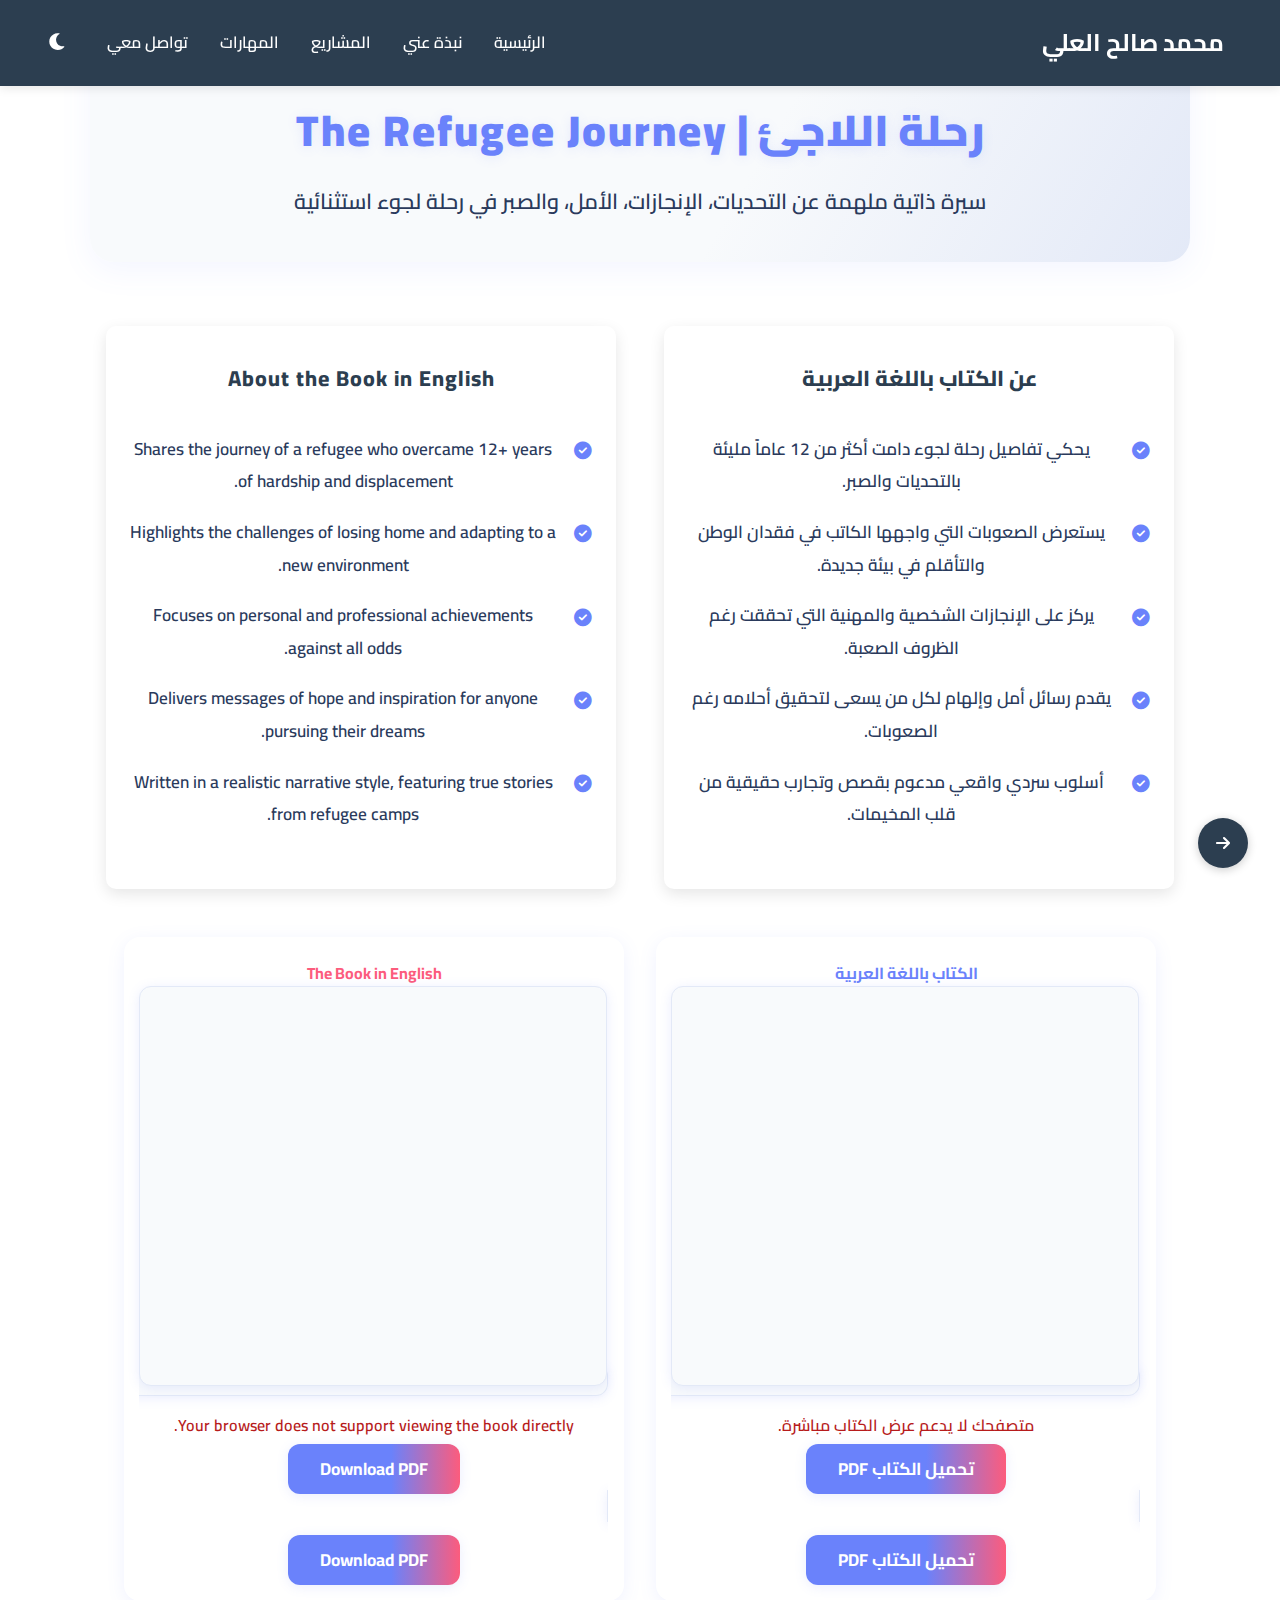
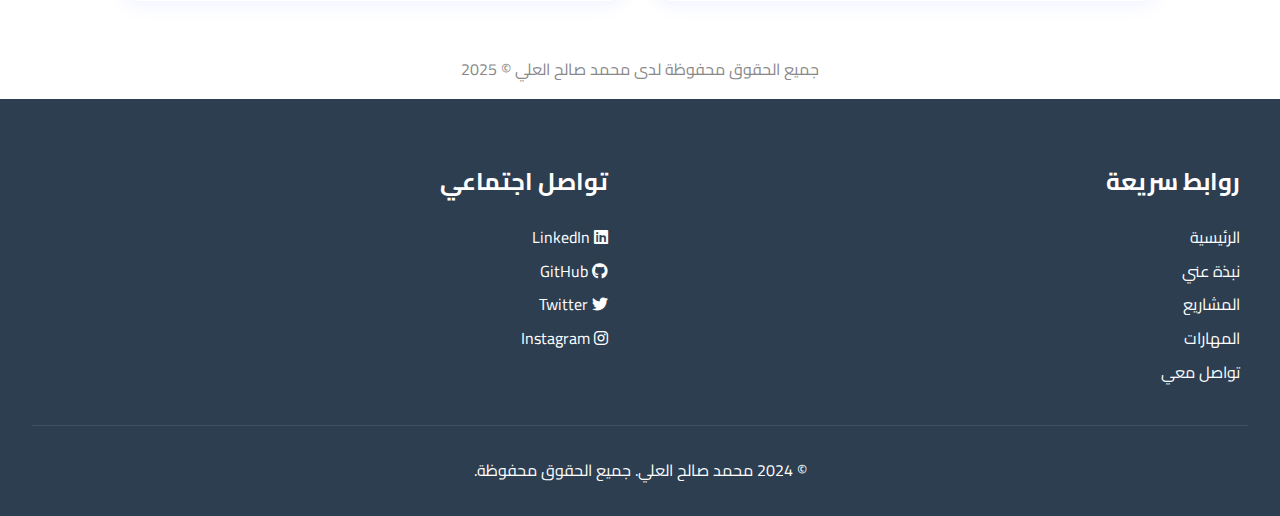
<file: book.html>
<!DOCTYPE html>
<html lang="ar" dir="rtl">
<head>
    <meta charset="UTF-8">
    <meta name="viewport" content="width=device-width, initial-scale=1.0">
    <title>كتابي - محمد صالح العلي</title>
    <link rel="stylesheet" href="css/style.css">
    <link rel="stylesheet" href="css/book.css">
    <link rel="stylesheet" href="https://cdnjs.cloudflare.com/ajax/libs/font-awesome/6.0.0/css/all.min.css">
    <link href="https://fonts.googleapis.com/css2?family=Cairo:wght@400;600;700&display=swap" rel="stylesheet">
</head>
<body class="light-mode">
    <header>
        <nav>
            <div class="logo">محمد صالح العلي</div>
            <button class="mobile-menu-button">
                <i class="fas fa-bars"></i>
            </button>
            <div class="nav-links">
                <a href="index.html" class="nav-link">الرئيسية</a>
                <a href="index.html#about" class="nav-link">نبذة عني</a>
                <a href="index.html#projects" class="nav-link">المشاريع</a>
                <a href="index.html#skills" class="nav-link">المهارات</a>
                <a href="index.html#contact" class="nav-link">تواصل معي</a>
                <button class="theme-toggle">
                    <i class="fas fa-moon"></i>
                </button>
            </div>
        </nav>
    </header>

    <main>
        <section class="book-hero">
            <h1 class="book-title">رحلة اللاجئ | The Refugee Journey</h1>
            <p class="book-subtitle">سيرة ذاتية ملهمة عن التحديات، الإنجازات، الأمل، والصبر في رحلة لجوء استثنائية</p>
        </section>
        <div class="book-intro-grid">
            <div class="book-intro-item">
                <h3>عن الكتاب باللغة العربية</h3>
                <ul class="book-points">
                    <li>يحكي تفاصيل رحلة لجوء دامت أكثر من 12 عاماً مليئة بالتحديات والصبر.</li>
                    <li>يستعرض الصعوبات التي واجهها الكاتب في فقدان الوطن والتأقلم في بيئة جديدة.</li>
                    <li>يركز على الإنجازات الشخصية والمهنية التي تحققت رغم الظروف الصعبة.</li>
                    <li>يقدم رسائل أمل وإلهام لكل من يسعى لتحقيق أحلامه رغم الصعوبات.</li>
                    <li>أسلوب سردي واقعي مدعوم بقصص وتجارب حقيقية من قلب المخيمات.</li>
                </ul>
            </div>
            <div class="book-intro-item">
                <h3>About the Book in English</h3>
                <ul class="book-points">
                    <li>Shares the journey of a refugee who overcame 12+ years of hardship and displacement.</li>
                    <li>Highlights the challenges of losing home and adapting to a new environment.</li>
                    <li>Focuses on personal and professional achievements against all odds.</li>
                    <li>Delivers messages of hope and inspiration for anyone pursuing their dreams.</li>
                    <li>Written in a realistic narrative style, featuring true stories from refugee camps.</li>
                </ul>
            </div>
        </div>
        <div class="book-pdf-flex">
            <div class="book-pdf-col">
                <h4 style="text-align:center;color:#6a82fb;font-weight:700;">الكتاب باللغة العربية</h4>
                <object class="pdf-container" data="pdf/كتابي النسخة النهائية.pdf" type="application/pdf" width="100%" height="600px">
                    <iframe class="pdf-container" src="pdf/كتابي النسخة النهائية.pdf" type="application/pdf" width="100%" height="600px"></iframe>
                    <div class="pdf-fallback" style="text-align:center; margin-top:1.2rem;">
                        <span style="color:#b71c1c; font-size:1rem; font-weight:600;">
                            متصفحك لا يدعم عرض الكتاب مباشرة.<br>
                            <a href="pdf/كتابي النسخة النهائية.pdf" target="_blank" class="download-btn">تحميل الكتاب PDF</a>
                        </span>
                    </div>
                </object>
                <div style="text-align:center; margin-top:0.7rem;">
                    <a href="pdf/كتابي النسخة النهائية.pdf" target="_blank" class="download-btn">تحميل الكتاب PDF</a>
                </div>
            </div>
            <div class="book-pdf-col">
                <h4 style="text-align:center;color:#fc5c7d;font-weight:700;">The Book in English</h4>
                <object class="pdf-container" data="pdf/كتابي بالانجلزي.pdf" type="application/pdf" width="100%" height="600px">
                    <iframe class="pdf-container" src="pdf/كتابي بالانجلزي.pdf" type="application/pdf" width="100%" height="600px"></iframe>
                    <div class="pdf-fallback" style="text-align:center; margin-top:1.2rem;">
                        <span style="color:#b71c1c; font-size:1rem; font-weight:600;">
                            Your browser does not support viewing the book directly.<br>
                            <a href="pdf/كتابي بالانجلزي.pdf" target="_blank" class="download-btn">Download PDF</a>
                        </span>
                    </div>
                </object>
                <div style="text-align:center; margin-top:0.7rem;">
                    <a href="pdf/كتابي بالانجلزي.pdf" target="_blank" class="download-btn">Download PDF</a>
                </div>
            </div>
        </div>
        <div class="book-copyright">
            جميع الحقوق محفوظة لدى محمد صالح العلي &copy; 2025
        </div>
    </main>

    <a href="index.html" class="back-button">
        <i class="fas fa-arrow-right"></i>
    </a>

    <footer>
        <div class="footer-content">
            <div class="footer-section">
                <h3>روابط سريعة</h3>
                <ul>
                    <li><a href="index.html">الرئيسية</a></li>
                    <li><a href="index.html#about">نبذة عني</a></li>
                    <li><a href="index.html#projects">المشاريع</a></li>
                    <li><a href="index.html#skills">المهارات</a></li>
                    <li><a href="index.html#contact">تواصل معي</a></li>
                </ul>
            </div>
            <div class="footer-section">
                <h3>تواصل اجتماعي</h3>
                <ul>
                    <li><a href="#"><i class="fab fa-linkedin"></i> LinkedIn</a></li>
                    <li><a href="#"><i class="fab fa-github"></i> GitHub</a></li>
                    <li><a href="#"><i class="fab fa-twitter"></i> Twitter</a></li>
                    <li><a href="#"><i class="fab fa-instagram"></i> Instagram</a></li>
                </ul>
            </div>
        </div>
        <div class="footer-bottom">
            <p>&copy; 2024 محمد صالح العلي. جميع الحقوق محفوظة.</p>
        </div>
    </footer>

    <script src="js/main.js"></script>
    <script src="js/theme.js"></script>
    <script src="js/book.js"></script>
</body>
</html>
</file>
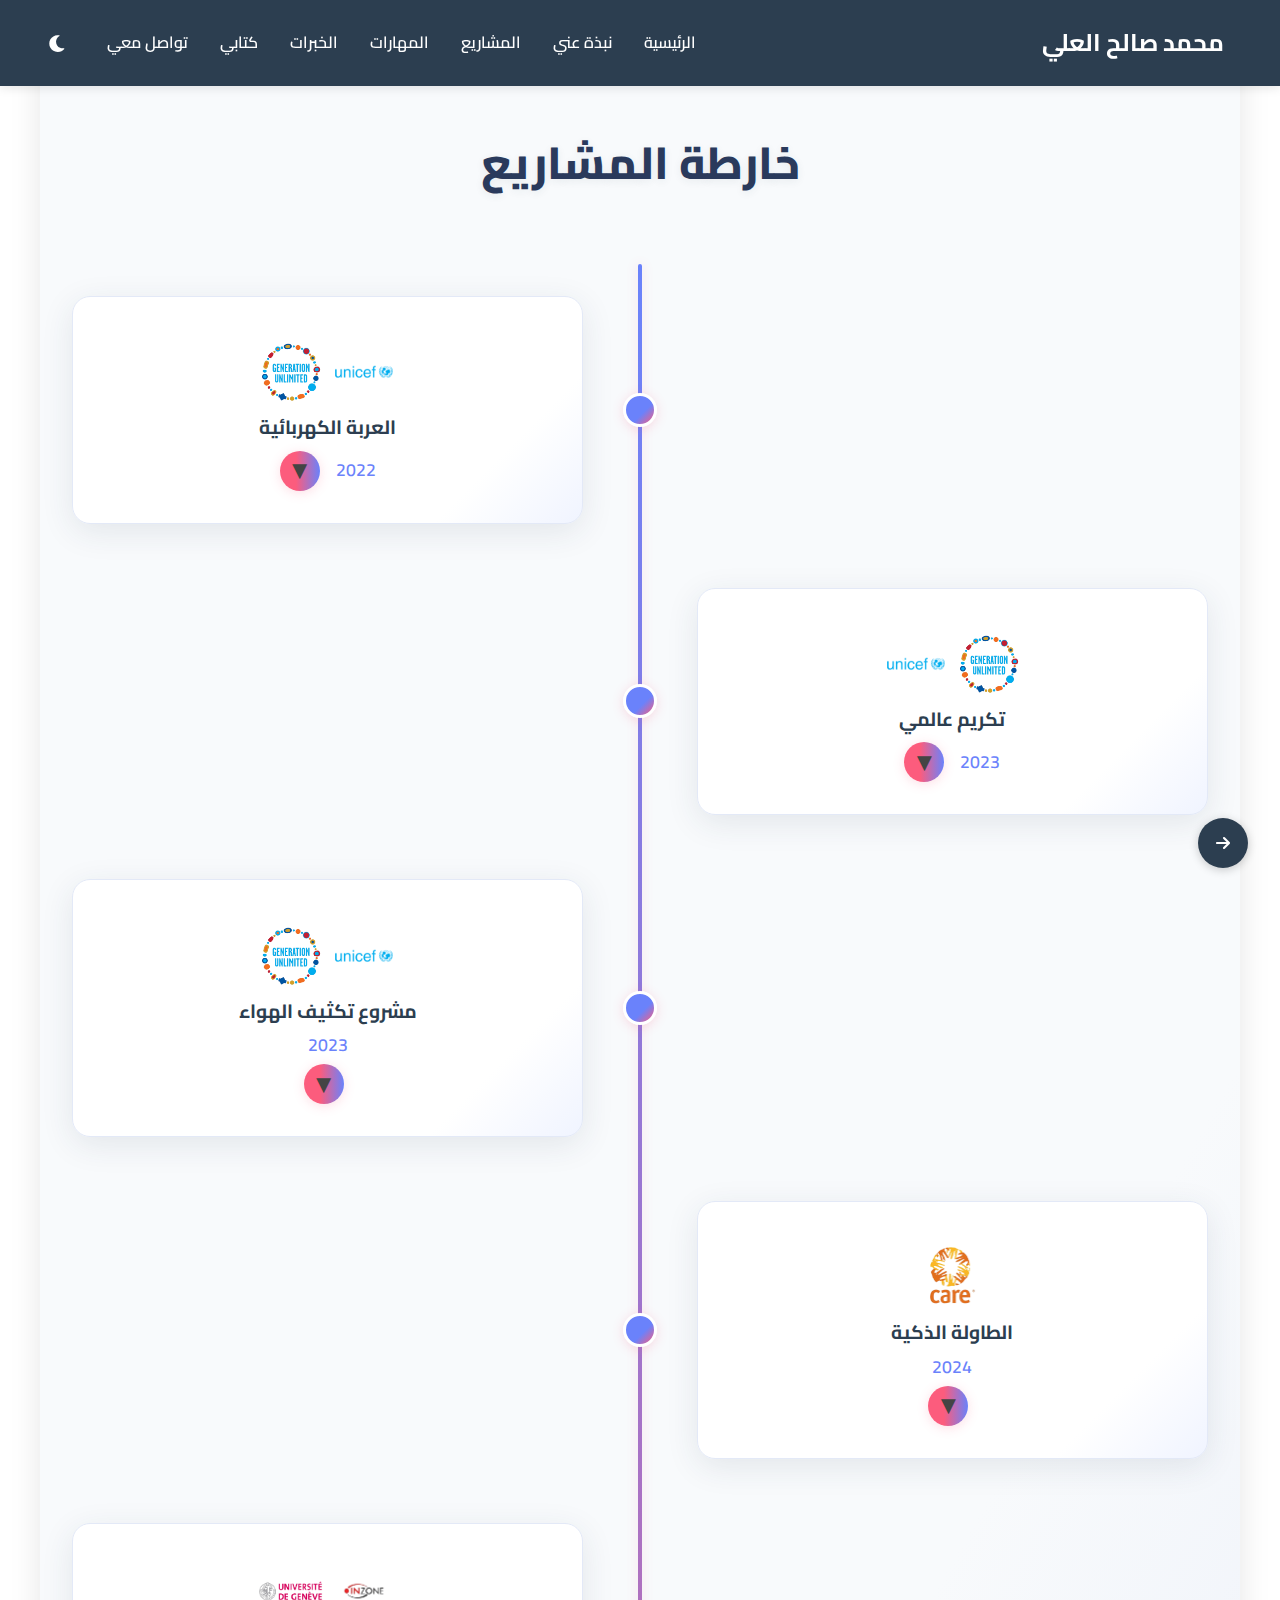
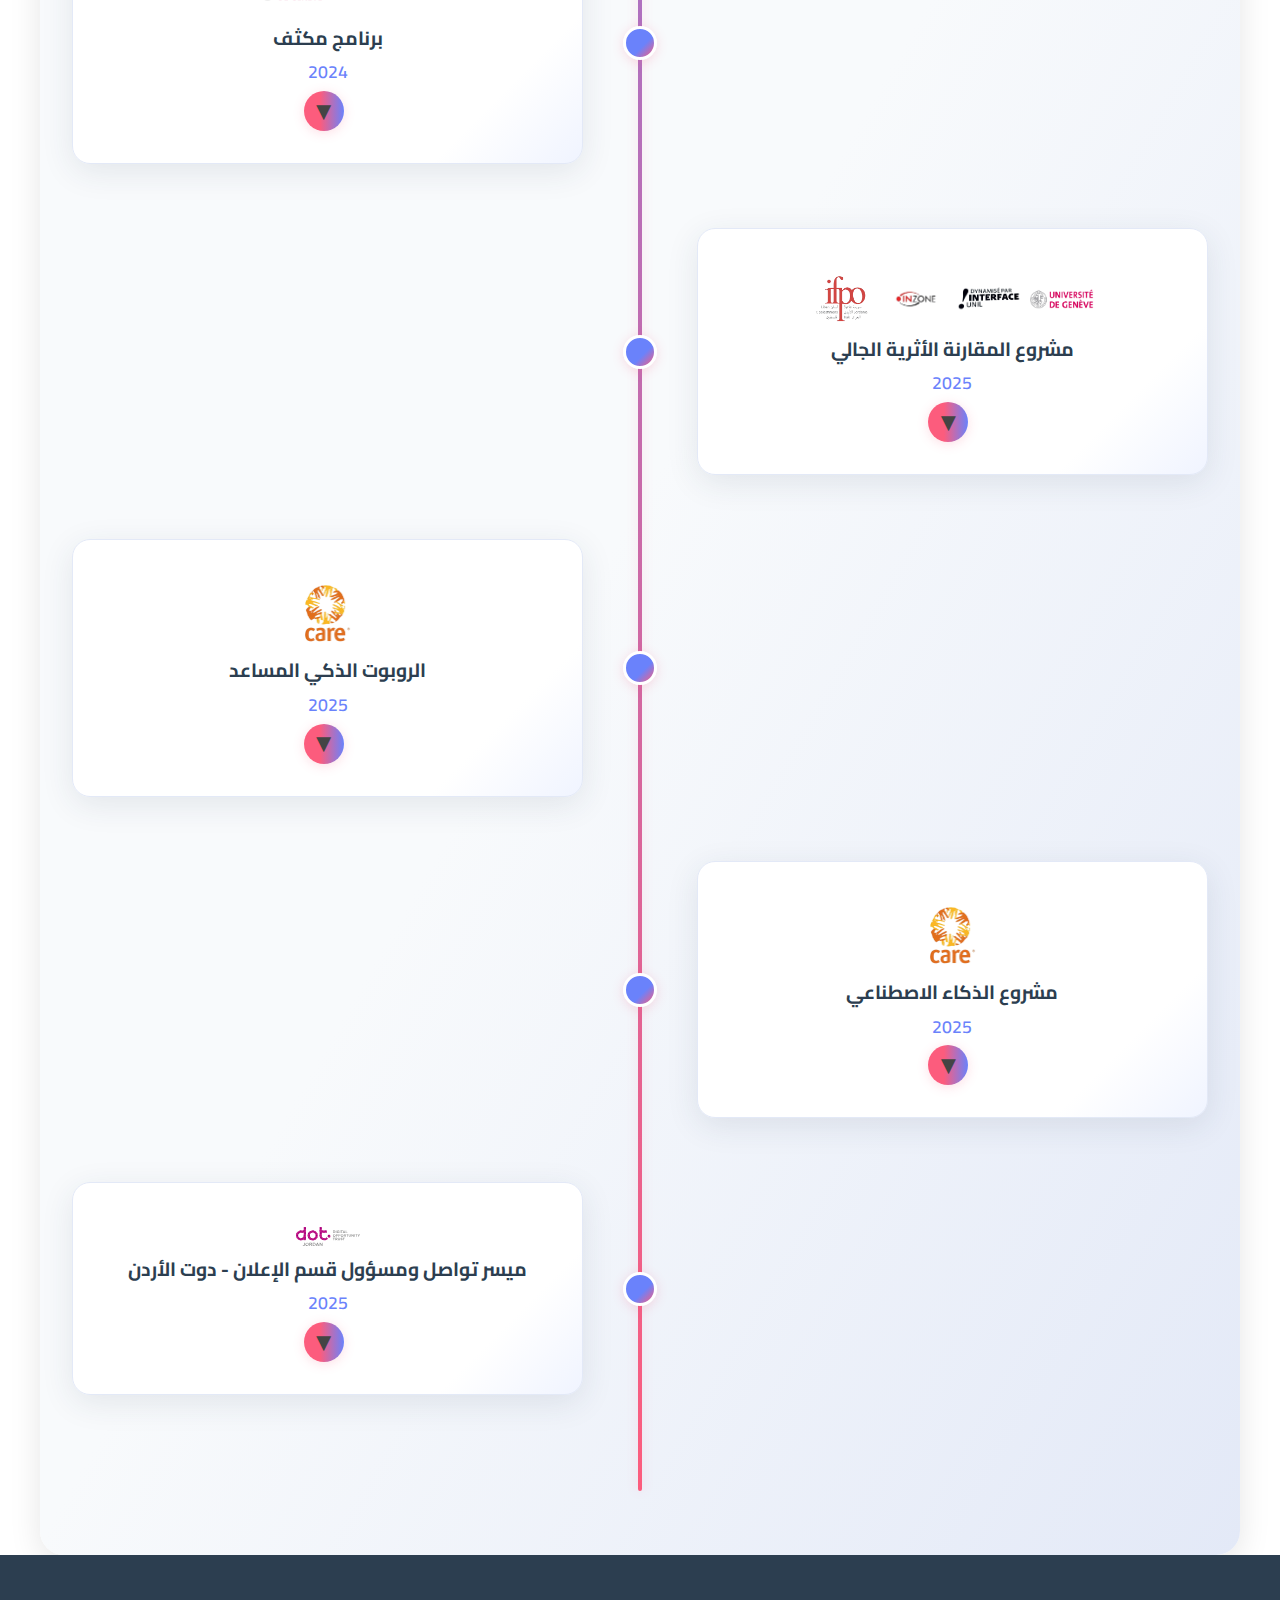
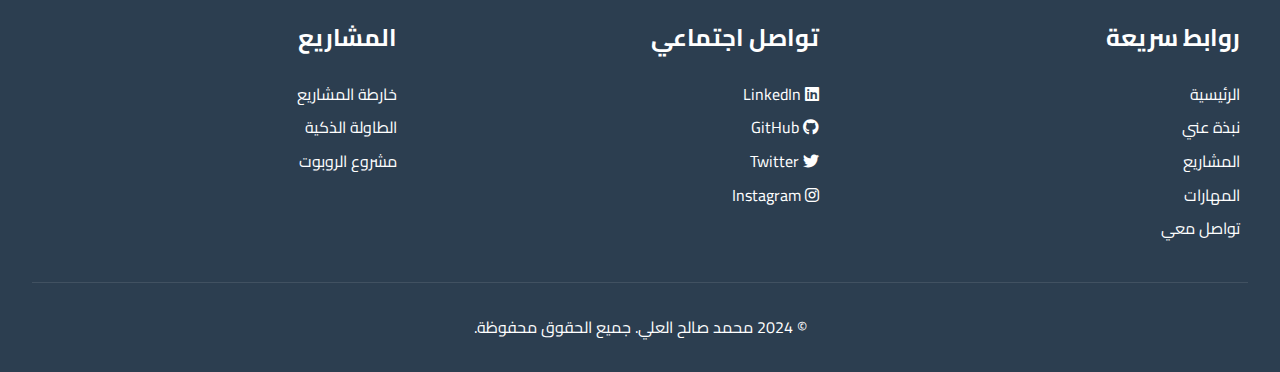
<file: roadmap.html>
<html lang="ar" dir="rtl" style="scroll-behavior: smooth;"><head>
    <meta charset="UTF-8">
    <meta name="viewport" content="width=device-width, initial-scale=1.0">
    <title>خارطة المشاريع - محمد صالح العلي</title>
    <link rel="stylesheet" href="css/style.css">
    <link rel="stylesheet" href="css/roadmap.css">
    <link rel="stylesheet" href="https://cdnjs.cloudflare.com/ajax/libs/font-awesome/6.0.0/css/all.min.css">
    <link href="https://fonts.googleapis.com/css2?family=Cairo:wght@400;600;700&amp;display=swap" rel="stylesheet">
</head>
<body data-theme="light">
    <header>
        <nav>
            <a href="index.html" class="logo">محمد صالح العلي</a>
            <button class="mobile-menu-button" aria-label="Toggle Menu">
                <span></span>
            </button>
            <div class="nav-links">
                <a href="index.html" class="nav-link">الرئيسية</a>
                <a href="index.html#about" class="nav-link">نبذة عني</a>
                <a href="index.html#projects" class="nav-link">المشاريع</a>
                <a href="index.html#skills" class="nav-link">المهارات</a>
                <a href="index.html#experience" class="nav-link">الخبرات</a>
                <a href="book.html" class="nav-link">كتابي</a>
                <a href="index.html#contact" class="nav-link">تواصل معي</a>
                <button class="theme-toggle" aria-label="Toggle Theme">
                    <i class="fas fa-moon"></i>
                </button>
            </div>
        </nav>
    </header>
    <a href="#" class="back-button lux-fade-in" id="backButton">
        <i class="fas fa-arrow-right"></i>
    </a>
    <script>
    document.addEventListener('DOMContentLoaded', function() {
        var backButton = document.getElementById('backButton');
        if (backButton) {
            backButton.addEventListener('click', function(e) {
                e.preventDefault();
                var path = window.location.pathname.replace(/\\/g, '/');
                var isHome = path.endsWith('/index.html') || path === '/' || path === '';
                if (isHome) {
                    window.location.reload();
                } else {
                    window.location.href = 'index.html';
                }
            });
        }
    });
    </script>

    <main>
        <section class="roadmap-container">
            <h1 class="fade-in animate">خارطة المشاريع</h1>
            <div class="timeline">
                <!-- 2022 -->
                <div class="timeline-item fade-in animate">
                    <div class="timeline-content project-arabia">
                        <div class="project-header">
                            <div class="thumbs-group">
                                <img class="thumb-plain" src="images/unicef-logo-png_seeklogo-144974.png" alt="العربة الكهربائية" />
                                <img class="thumb-plain" src="images/imagen.jpg" alt="العربة الكهربائية" />
                            </div>
                            <span class="project-title-text">العربة الكهربائية</span>
                            <div style="display: flex; align-items: center; gap: 0.5rem; margin-top: 0.2rem;">
                                <span class="project-year" style="background:none;color:#6a82fb;font-size:1.1rem;font-weight:600;">2022</span>
                                <button class="project-toggle" aria-label="إظهار التفاصيل">
                                    <span class="arrow-icon">▼</span>
                                </button>
                            </div>
                        </div>
                        <div class="project-details" style="max-height:0;overflow:hidden;opacity:0;transition:max-height 0.5s,opacity 0.4s;margin-top:0;">
                            <p>مشروع "العربة الكهربائية" هو مبادرة مبتكرة تهدف إلى تحسين جودة الحياة داخل المخيمات من خلال توفير وسيلة نقل صديقة للبيئة وفعّالة. تم تصميم العربة لتلبية احتياجات السكان اليومية، مثل نقل المياه والمؤن، مع مراعاة التحديات البيئية والاقتصادية. واجه الفريق تحديات في التمويل والتصميم، لكن بالإصرار والعمل الجماعي تمكنا من تحويل الفكرة إلى واقع ملموس أحدث فرقاً حقيقياً في حياة الكثيرين.</p>
                            <div class="project-dates">
                                <span>تاريخ الإنشاء: 2022</span>
                                <span>تاريخ التنفيذ: 2022</span>
                            </div>
                            <div class="project-updates">
                                <div class="update">
                                    <span class="update-date">نوفمبر 2022</span>
                                    <p>إطلاق المشروع وتوزيع العربات الكهربائية</p>
                                </div>
                                <div class="update">
                                    <span class="update-date">ديسمبر 2022</span>
                                    <p>تكريم المشروع وتقدير جهود الفريق</p>
                                </div>
                            </div>
                        </div>
                    </div>
                </div>
                <!-- 2023 -->
                <div class="timeline-item fade-in animate">
                    <div class="timeline-content project-arabia">
                        <div class="project-header">
                            <div class="thumbs-group">
                                <img class="thumb-plain" src="images/imagen.jpg" alt="تكريم عالمي" />
                                <img class="thumb-plain" src="images/unicef-logo-png_seeklogo-144974.png" alt="توثيق" />
                            </div>
                            <span class="project-title-text">تكريم عالمي</span>
                            <div style="display: flex; align-items: center; gap: 0.5rem; margin-top: 0.2rem;">
                                <span class="project-year" style="background:none;color:#6a82fb;font-size:1.1rem;font-weight:600;">2023</span>
                                <button class="project-toggle" aria-label="إظهار التفاصيل">
                                    <span class="arrow-icon">▼</span>
                                </button>
                            </div>
                        </div>
                        <div class="project-details" style="max-height:0;overflow:hidden;opacity:0;transition:max-height 0.5s,opacity 0.4s;margin-top:0;">
                            <p>يمثل هذا المشروع تتويجاً لمسيرة من العمل الدؤوب والابتكار، حيث حصلنا على اعتراف وتكريم عالمي تقديراً للجهود المبذولة في خدمة المجتمع والبيئة. هذا التكريم لم يكن مجرد جائزة، بل كان دافعاً للاستمرار في تطوير حلول مستدامة تلبي احتياجات الفئات الأكثر ضعفاً، وتعزز من مكانة الفريق على الساحة الدولية.</p>
                            <div class="project-dates">
                                <span>تاريخ الإنشاء: 2023</span>
                                <span>تاريخ التنفيذ: 2023</span>
                            </div>
                            <div class="project-updates">
                                <div class="update">
                                    <span class="update-date">مارس 2023</span>
                                    <p>حصول المشروع على جائزة الابتكار العالمية</p>
                                </div>
                                <div class="update">
                                    <span class="update-date">مايو 2023</span>
                                    <p>تكريم شخصي في مؤتمر الابتكار العالمي</p>
                                </div>
                            </div>
                        </div>
                    </div>
                </div>
                <div class="timeline-item fade-in">
                    <div class="timeline-content project-arabia">
                        <div class="project-header">
                            <div class="thumbs-group">
                                <img class="thumb-plain" src="images/unicef-logo-png_seeklogo-144974.png" alt="مشروع تكثيف الهواء" />
                                <img class="thumb-plain" src="images/imagen.jpg" alt="مشروع تكثيف الهواء" />
                            </div>
                            <span class="project-title-text">مشروع تكثيف الهواء</span>
                            <span class="project-year" style="background:none;color:#6a82fb;font-size:1.1rem;font-weight:600;">2023</span>
                            <button class="project-toggle" aria-label="إظهار التفاصيل">
                                <span class="arrow-icon">▼</span>
                            </button>
                        </div>
                        <div class="project-details" style="max-height:0;overflow:hidden;opacity:0;transition:max-height 0.5s,opacity 0.4s;margin-top:0;">
                            <p>بدأت فكرة "مشروع تكثيف الهواء" في عام 2023 استجابةً للحاجة الملحة لتوفير مصادر مياه نظيفة ومستدامة في المخيمات والمناطق الجافة. يهدف المشروع إلى ابتكار جهاز متطور قادر على استخلاص بخار الماء من الهواء وتحويله إلى مياه صالحة للشرب والاستخدام اليومي. واجه الفريق تحديات تقنية وبيئية كبيرة، لكن الإصرار على إيجاد حل إنساني دفعنا لتطوير نموذج أولي فعال. هذا المشروع يمثل بارقة أمل للآلاف من الأسر التي تعاني من شح المياه، ويجسد روح الابتكار والتضامن الإنساني في مواجهة الأزمات.</p>
                            <div class="project-dates">
                                <span>تاريخ الإنشاء: 2023</span>
                                <span>تاريخ التنفيذ: 2025</span>
                            </div>
                            <div class="project-updates">
                                <div class="update">
                                    <span class="update-date">مارس 2025</span>
                                    <p>بدء تطوير الجهاز واختبار النماذج الأولية</p>
                                </div>
                            </div>
                        </div>
                    </div>
                </div>
                <!-- 2024 -->
                <div class="timeline-item fade-in animate">
                    <div class="timeline-content project-arabia">
                        <div class="project-header">
                            <div class="thumbs-group">
                                <img class="thumb-plain" src="images/كير-removebg-preview.png" alt="الطاولة الذكية" />
                            </div>
                            <span class="project-title-text">الطاولة الذكية</span>
                            <span class="project-year" style="background:none;color:#6a82fb;font-size:1.1rem;font-weight:600;">2024</span>
                            <button class="project-toggle" aria-label="إظهار التفاصيل">
                                <span class="arrow-icon">▼</span>
                            </button>
                        </div>
                        <div class="project-details" style="max-height:0;overflow:hidden;opacity:0;transition:max-height 0.5s,opacity 0.4s;margin-top:0;">
                            <p>مشروع "الطاولة الذكية" هو ثمرة شغف بالابتكار والتكنولوجيا، حيث تم تصميم طاولة متعددة الوظائف تجمع بين الأناقة والذكاء الاصطناعي. تتيح هذه الطاولة للمستخدمين التحكم في الأجهزة الذكية، وتوفر حلولاً عملية للمساحات الصغيرة، مع الحفاظ على جمالية التصميم. واجهنا تحديات تقنية في دمج الأنظمة الذكية، لكن النتيجة كانت منتجاً فريداً يلبي تطلعات المستخدم العصري.</p>
                            <div class="project-dates">
                                <span>تاريخ الإنشاء: 2024</span>
                                <span>تاريخ التنفيذ: 2024</span>
                            </div>
                            <div class="project-updates">
                                <div class="update">
                                    <span class="update-date">يناير 2024</span>
                                    <p>بداية تصميم الطاولة الذكية</p>
                                </div>
                                <div class="update">
                                    <span class="update-date">يونيو 2024</span>
                                    <p>إطلاق النسخة الأولى من الطاولة الذكية</p>
                                </div>
                            </div>
                        </div>
                    </div>
                </div>
                <div class="timeline-item fade-in animate">
                    <div class="timeline-content project-arabia">
                        <div class="project-header">
                            <div class="thumbs-group">
                                <img class="thumb-plain" src="images/inzone-removebg-preview.png" alt="برنامج مكثف" />
                                <img class="thumb-plain" src="images/jennef.png" alt="برنامج مكثف" />
                            </div>
                            <span class="project-title-text">برنامج مكثف</span>
                            <span class="project-year" style="background:none;color:#6a82fb;font-size:1.1rem;font-weight:600;">2024</span>
                            <button class="project-toggle" aria-label="إظهار التفاصيل">
                                <span class="arrow-icon">▼</span>
                            </button>
                        </div>
                        <div class="project-details" style="max-height:0;overflow:hidden;opacity:0;transition:max-height 0.5s,opacity 0.4s;margin-top:0;">
                            <p>يعد "البرنامج المكثف" تجربة تعليمية متقدمة تهدف إلى تمكين المشاركين من اكتساب مهارات متخصصة في الأمن السيبراني وتكنولوجيا المعلومات والذكاء الاصطناعي. تم تصميم البرنامج ليجمع بين الجانب النظري والتطبيقي، مع التركيز على المشاريع العملية والتدريب الميداني، مما يضمن للخريجين جاهزية عالية لسوق العمل الحديث.</p>
                            <div class="project-dates">
                                <span>تاريخ الإنشاء: 2024</span>
                                <span>تاريخ التنفيذ: 2024</span>
                            </div>
                            <div class="project-updates">
                                <div class="update">
                                    <span class="update-date">ديسمبر 2024</span>
                                    <p>بداية البرنامج المكثف</p>
                                </div>
                            </div>
                        </div>
                    </div>
                </div>
                <!-- 2025 -->
                <div class="timeline-item fade-in active">
                    <div class="timeline-content project-arabia">
                        <div class="project-header">
                            <div class="thumbs-group">
                                <img class="thumb-plain" src="images/jennef.png" alt="برنامج مكثف" />
                                <img class="thumb-plain" src="images/صورة_واتساب_بتاريخ_1446-11-20_في_20.27.54_c2d1ddfd-removebg-preview.png" alt="برنامج مكثف" />
                                <img class="thumb-plain" src="images/inzone-removebg-preview.png" alt="مشروع المقارنة الأثرية الجالي" />
                                <img class="thumb-plain" src="images/images.png" alt="مشروع المقارنة الأثرية الجالي" />
                            </div>
                            <span class="project-title-text">مشروع المقارنة الأثرية الجالي</span>
                            <span class="project-year" style="background:none;color:#6a82fb;font-size:1.1rem;font-weight:600;">2025</span>
                            <button class="project-toggle" aria-label="إظهار التفاصيل">
                                <span class="arrow-icon">▼</span>
                            </button>
                        </div>
                        <div class="project-details" style="max-height:0;overflow:hidden;opacity:0;transition:max-height 0.5s,opacity 0.4s;margin-top:0;">
                            <p>مشروع علمي فريد يهدف إلى مقارنة المواقع الأثرية بين تدمر والبتراء بالتعاون مع جامعة لوزان. يركز المشروع على دراسة أوجه التشابه والاختلاف في العمارة والتاريخ، ويعتمد على أحدث التقنيات في التوثيق والتحليل. يساهم هذا العمل في تعزيز الفهم الثقافي والحضاري، ويفتح آفاقاً جديدة للتعاون الأكاديمي الدولي.</p>
                            <div class="project-dates">
                                <span>تاريخ الإنشاء: 2025</span>
                                <span>تاريخ التنفيذ: 2025</span>
                            </div>
                            <div class="project-updates">
                                <div class="update">
                                    <span class="update-date">يناير 2025</span>
                                    <p>بداية المشروع مع جامعة لوزان</p>
                                </div>
                                <div class="update">
                                    <span class="update-date">فبراير 2025</span>
                                    <p>بدء العمل الميداني في المواقع الأثرية</p>
                                </div>
                            </div>
                        </div>
                    </div>
                </div>
                <div class="timeline-item fade-in animate">
                    <div class="timeline-content project-arabia">
                        <div class="project-header">
                            <div class="thumbs-group">
                                <img class="thumb-plain" src="images/كير-removebg-preview.png" alt="الروبوت الذكي المساعد" />
                            </div>
                            <span class="project-title-text">الروبوت الذكي المساعد</span>
                            <span class="project-year" style="background:none;color:#6a82fb;font-size:1.1rem;font-weight:600;">2025</span>
                            <button class="project-toggle" aria-label="إظهار التفاصيل">
                                <span class="arrow-icon">▼</span>
                            </button>
                        </div>
                        <div class="project-details" style="max-height:0;overflow:hidden;opacity:0;transition:max-height 0.5s,opacity 0.4s;margin-top:0;">
                            <p>يهدف مشروع "الروبوت الذكي المساعد" إلى تطوير روبوت متقدم قادر على أداء مهام متعددة في البيئات المنزلية والصناعية. تم التركيز على الذكاء الاصطناعي والتعلم الآلي لجعل الروبوت قادراً على التكيف مع احتياجات المستخدمين وتقديم حلول ذكية وفعالة. المشروع يمثل خطوة نحو المستقبل، حيث تتكامل التكنولوجيا مع الحياة اليومية بشكل سلس وآمن.</p>
                            <div class="project-dates">
                                <span>تاريخ الإنشاء: 2025</span>
                                <span>تاريخ التنفيذ: 2024</span>
                            </div>
                            <div class="project-updates">
                                <div class="update">
                                    <span class="update-date">يوليو 2024</span>
                                    <p>بداية تطوير الروبوت الذكي</p>
                                </div>
                                <div class="update">
                                    <span class="update-date">سبتمبر 2024</span>
                                    <p>إطلاق النسخة التجريبية من الروبوت</p>
                                </div>
                            </div>
                        </div>
                    </div>
                </div>
                <div class="timeline-item fade-in animate">
                    <div class="timeline-content project-arabia">
                        <div class="project-header">
                            <div class="thumbs-group">
                                <img class="thumb-plain" src="images/كير-removebg-preview.png" alt="مشروع الذكاء الاصطناعي" />
                            </div>
                            <span class="project-title-text">مشروع الذكاء الاصطناعي</span>
                            <span class="project-year" style="background:none;color:#6a82fb;font-size:1.1rem;font-weight:600;">2025</span>
                            <button class="project-toggle" aria-label="إظهار التفاصيل">
                                <span class="arrow-icon">▼</span>
                            </button>
                        </div>
                        <div class="project-details" style="max-height:0;overflow:hidden;opacity:0;transition:max-height 0.5s,opacity 0.4s;margin-top:0;">
                            <p>مشروع رائد يهدف إلى دمج تقنيات الذكاء الاصطناعي في ربط الأجهزة الذكية، مما يفتح آفاقاً جديدة في عالم الأتمتة والتحكم الذكي. تم تطوير أنظمة متقدمة لتحليل البيانات واتخاذ القرارات بشكل فوري، ما ساهم في رفع كفاءة الأجهزة وتسهيل حياة المستخدمين. المشروع يضع الأساس لجيل جديد من الحلول الذكية المتكاملة.</p>
                            <div class="project-dates">
                                <span>تاريخ الإنشاء: 2025</span>
                                <span>تاريخ التنفيذ: 2024</span>
                            </div>
                            <div class="project-updates">
                                <div class="update">
                                    <span class="update-date">أكتوبر 2024</span>
                                    <p>بداية تطوير نظام الربط</p>
                                </div>
                                <div class="update">
                                    <span class="update-date">نوفمبر 2024</span>
                                    <p>إطلاق النظام المتكامل</p>
                                </div>
                            </div>
                        </div>
                    </div>
                </div>
                <!-- هنا أضيف مربع دوت الأردن بعد مشروع الذكاء الاصطناعي -->
                <div class="timeline-item fade-in animate">
                    <div class="timeline-content project-arabia">
                        <div class="project-header">
                            <div class="thumbs-group">
                                <img class="thumb-plain" src="images/dot-logo-jordan.svg" alt="دوت الأردن" />
                            </div>
                            <span class="project-title-text">ميسر تواصل ومسؤول قسم الإعلان - دوت الأردن</span>
                            <span class="project-year" style="background:none;color:#6a82fb;font-size:1.1rem;font-weight:600;">2025</span>
                            <button class="project-toggle" aria-label="إظهار التفاصيل">
                                <span class="arrow-icon">▼</span>
                            </button>
                        </div>
                        <div class="project-details" style="max-height:0;overflow:hidden;opacity:0;transition:max-height 0.5s,opacity 0.4s;margin-top:0;">
                            <p>العمل كميسر تواصل اجتماعي ومسؤول قسم الإعلان لدى شركة دوت الأردن، يشمل تنسيق الحملات الإعلامية، إدارة التواصل مع العملاء، والإشراف على المحتوى الإعلاني الرقمي.</p>
                            <div class="project-dates">
                                <span>تاريخ الإنشاء: 2025</span>
                                <span>تاريخ التنفيذ: 2025</span>
                            </div>
                            <div class="project-updates">
                                <div class="update">
                                    <span class="update-date">يونيو 2025</span>
                                    <p>الانضمام إلى فريق دوت الأردن وتأسيس قسم الإعلان والتواصل الاجتماعي في مركز صناع الأمل في مخيم الأزرق القرية الثالثة.</p>
                                </div>
                            </div>
                        </div>
                    </div>
                </div>
            </div>
        </section>
    </main>

    <footer>
        <div class="footer-content">
            <div class="footer-section">
                <h3>روابط سريعة</h3>
                <ul>
                    <li><a href="index.html">الرئيسية</a></li>
                    <li><a href="index.html#about">نبذة عني</a></li>
                    <li><a href="index.html#projects">المشاريع</a></li>
                    <li><a href="index.html#skills">المهارات</a></li>
                    <li><a href="index.html#contact">تواصل معي</a></li>
                </ul>
            </div>
            <div class="footer-section">
                <h3>تواصل اجتماعي</h3>
                <ul>
                    <li><a href="#"><i class="fab fa-linkedin"></i> LinkedIn</a></li>
                    <li><a href="#"><i class="fab fa-github"></i> GitHub</a></li>
                    <li><a href="#"><i class="fab fa-twitter"></i> Twitter</a></li>
                    <li><a href="#"><i class="fab fa-instagram"></i> Instagram</a></li>
                </ul>
            </div>
            <div class="footer-section">
                <h3>المشاريع</h3>
                <ul>
                    <li><a href="roadmap.html">خارطة المشاريع</a></li>
                    <li><a href="#">الطاولة الذكية</a></li>
                    <li><a href="#">مشروع الروبوت</a></li>
                </ul>
            </div>
        </div>
        <div class="footer-bottom">
            <p>© 2024 محمد صالح العلي. جميع الحقوق محفوظة.</p>
        </div>
    </footer>

    <script src="js/main.js"></script>
    <script src="js/theme.js"></script>
    <script src="js/roadmap.js"></script>

 <div class="certificate-modal"></div></body></html>
</file>
<file: css/style.css>
:root {
    --primary-color: #2c3e50;
    --secondary-color: #3498db;
    --accent-color: #e74c3c;
    --text-color: #2c3e50;
    --bg-color: #ffffff;
    --card-bg: #f8f9fa;
    --transition-speed: 0.3s;
    --border-radius: 10px;
    --box-shadow: 0 5px 15px rgba(0, 0, 0, 0.1);
    --gold-gradient: linear-gradient(135deg, #c5a47e 0%, #d4af37 50%, #c5a47e 100%);
}

[data-theme="dark"] {
    --primary-color: #ecf0f1;
    --secondary-color: #3498db;
    --accent-color: #e74c3c;
    --text-color: #ecf0f1;
    --bg-color: #2c3e50;
    --card-bg: #34495e;
    --box-shadow: 0 5px 15px rgba(0, 0, 0, 0.3);
}

* {
    margin: 0;
    padding: 0;
    box-sizing: border-box;
}

body {
    font-family: 'Cairo', sans-serif;
    background-color: var(--bg-color);
    color: var(--text-color);
    line-height: 1.6;
    transition: background-color var(--transition-speed), color var(--transition-speed);
}

/* Header Styles */
header {
    background-color: var(--primary-color);
    padding: 1rem 2rem;
    position: fixed;
    width: 100%;
    top: 0;
    z-index: 1000;
    box-shadow: 0 2px 10px rgba(0, 0, 0, 0.1);
}

nav {
    display: flex;
    justify-content: space-between;
    align-items: center;
    max-width: 1200px;
    margin: 0 auto;
}

/* Enhanced Logo */
.logo {
    font-size: 1.5rem;
    font-weight: 700;
    color: var(--bg-color);
    text-decoration: none;
    padding: 0.5rem 1rem;
    border-radius: var(--border-radius);
    transition: transform var(--transition-speed), box-shadow var(--transition-speed);
}

.logo:hover {
    transform: translateY(-2px);
    box-shadow: 0 5px 15px rgba(197, 164, 126, 0.3);
}

.nav-links {
    display: flex;
    gap: 2rem;
    align-items: center;
}

.nav-links a {
    color: var(--bg-color);
    text-decoration: none;
    font-weight: 600;
    transition: color var(--transition-speed);
}

.nav-links a:hover {
    color: var(--secondary-color);
}

/* Theme Toggle Button */
.theme-toggle {
    background: none;
    border: none;
    color: var(--bg-color);
    cursor: pointer;
    font-size: 1.2rem;
    padding: 0.5rem;
    transition: transform var(--transition-speed);
}

.theme-toggle:hover {
    transform: rotate(30deg);
}

/* Hero Section */
.hero {
    min-height: 100vh;
    display: flex;
    align-items: center;
    padding: 6rem 2rem 2rem;
    background: linear-gradient(135deg, var(--primary-color), var(--secondary-color));
    color: var(--bg-color);
}

.hero-content {
    max-width: 1200px;
    margin: 0 auto;
    display: flex;
    align-items: center;
    gap: 4rem;
}

/* Profile Image Styles */
.profile-image {
    flex: 0 0 300px;
    position: relative;
    overflow: hidden;
    border-radius: 50%;
    transition: transform var(--transition-speed);
    width: 300px;
    height: 300px;
    margin: 0 auto;
}

.profile-image img {
    width: 100%;
    height: 100%;
    object-fit: cover;
    border-radius: 50%;
    border: 4px solid var(--bg-color);
    box-shadow: 0 0 20px rgba(0, 0, 0, 0.2);
    transition: filter var(--transition-speed);
}

.profile-overlay {
    position: absolute;
    top: 0;
    left: 0;
    width: 100%;
    height: 100%;
    background: rgba(0, 0, 0, 0.7);
    display: flex;
    justify-content: center;
    align-items: center;
    opacity: 0;
    transition: opacity var(--transition-speed);
    border-radius: 50%;
}

.profile-image:hover .profile-overlay {
    opacity: 1;
}

.profile-image:hover img {
    filter: blur(2px);
}

.overlay-content {
    text-align: center;
    color: var(--bg-color);
    padding: 1rem;
}

.overlay-content h3 {
    font-size: 1.5rem;
    margin-bottom: 0.5rem;
}

.overlay-content p {
    font-size: 1.1rem;
}

.hero-text {
    flex: 1;
}

.hero h1 {
    font-size: 3rem;
    margin-bottom: 1rem;
    animation: fadeInUp 1s ease-out;
}

.hero .subtitle {
    font-size: 1.5rem;
    margin-bottom: 1rem;
    animation: fadeInUp 1s ease-out 0.3s backwards;
}

.hero .description {
    font-size: 1.2rem;
    margin-bottom: 2rem;
    animation: fadeInUp 1s ease-out 0.6s backwards;
}

.social-links {
    display: flex;
    gap: 1rem;
    margin-bottom: 2rem;
}

.social-icon {
    color: var(--bg-color);
    font-size: 1.5rem;
    transition: transform var(--transition-speed), color var(--transition-speed), box-shadow 0.3s, background 0.3s;
    border-radius: 50%;
    padding: 0.5rem;
}
.social-icon:hover {
    color: #fff;
    background: linear-gradient(135deg, #6a82fb 60%, #fc5c7d 100%);
    transform: scale(1.18) translateY(-4px);
    box-shadow: 0 6px 24px #6a82fb44, 0 2px 8px #fc5c7d33;
    border-radius: 50%;
}

.cta-buttons {
    display: flex;
    gap: 1rem;
}

.cta-button {
    display: inline-block;
    padding: 1rem 2rem;
    background-color: var(--accent-color);
    color: var(--bg-color);
    text-decoration: none;
    border-radius: 5px;
    font-weight: 600;
    transition: transform var(--transition-speed), box-shadow var(--transition-speed);
}

.cta-button.secondary {
    background-color: transparent;
    border: 2px solid var(--bg-color);
}

.cta-button:hover {
    transform: translateY(-3px);
    box-shadow: 0 5px 15px rgba(0, 0, 0, 0.2);
}

/* About Section */
.about {
    padding: 6rem 2rem;
    max-width: 1200px;
    margin: 0 auto;
}

.about h2 {
    text-align: center;
    margin-bottom: 3rem;
    font-size: 2.5rem;
    color: var(--primary-color);
}

.bio-box {
    background-color: var(--card-bg);
    padding: 2rem;
    border-radius: 10px;
    margin-bottom: 3rem;
    box-shadow: 0 5px 15px rgba(0, 0, 0, 0.1);
}

.info-boxes {
    display: grid;
    grid-template-columns: repeat(auto-fit, minmax(250px, 1fr));
    gap: 2rem;
}

.info-box {
    background-color: var(--card-bg);
    padding: 2rem;
    border-radius: 10px;
    text-align: center;
    box-shadow: 0 5px 15px rgba(0, 0, 0, 0.1);
    transition: transform var(--transition-speed);
}

.info-box:hover {
    transform: translateY(-5px);
}

.info-box i {
    font-size: 2.5rem;
    color: var(--secondary-color);
    margin-bottom: 1rem;
}

/* Projects Section */
.projects {
    padding: 6rem 2rem;
    background-color: var(--card-bg);
}

.projects h2 {
    text-align: center;
    margin-bottom: 3rem;
    font-size: 2.5rem;
    color: var(--primary-color);
}

.projects-grid {
    display: grid;
    grid-template-columns: repeat(auto-fit, minmax(300px, 1fr));
    gap: 2rem;
    max-width: 1200px;
    margin: 0 auto;
}

.project-card {
    position: relative;
    border-radius: 10px;
    overflow: hidden;
    box-shadow: 0 5px 15px rgba(0, 0, 0, 0.1);
}

.project-image {
    position: relative;
    padding-top: 75%;
}

.project-image img {
    position: absolute;
    top: 0;
    left: 0;
    width: 100%;
    height: 100%;
    object-fit: cover;
}

.project-overlay {
    position: absolute;
    top: 0;
    left: 0;
    width: 100%;
    height: 100%;
    background: rgba(0, 0, 0, 0.8);
    display: flex;
    flex-direction: column;
    justify-content: center;
    align-items: center;
    padding: 2rem;
    opacity: 0;
    transition: opacity var(--transition-speed);
}

.project-card:hover .project-overlay {
    opacity: 1;
}

.project-overlay h3 {
    color: var(--bg-color);
    font-size: 1.5rem;
    margin-bottom: 1rem;
}

.project-overlay p {
    color: var(--bg-color);
    text-align: center;
    margin-bottom: 1.5rem;
}

.view-details {
    color: var(--bg-color);
    text-decoration: none;
    padding: 0.5rem 1rem;
    border: 2px solid var(--bg-color);
    border-radius: 5px;
    transition: background-color var(--transition-speed), color var(--transition-speed);
}

.view-details:hover {
    background-color: var(--bg-color);
    color: var(--primary-color);
}

/* Skills Section */
.skills {
    padding: 6rem 2rem;
    max-width: 1200px;
    margin: 0 auto;
}

.skills h2 {
    text-align: center;
    margin-bottom: 3rem;
    font-size: 2.5rem;
    color: var(--primary-color);
}

.skills-grid {
    display: grid;
    grid-template-columns: repeat(auto-fit, minmax(250px, 1fr));
    gap: 2rem;
    margin-bottom: 4rem;
}

.skills-column {
    background-color: var(--card-bg);
    padding: 2rem;
    border-radius: 10px;
    box-shadow: 0 5px 15px rgba(0, 0, 0, 0.1);
}

.skills-column h3 {
    color: var(--primary-color);
    margin-bottom: 1rem;
    font-size: 1.5rem;
}

.skills-column ul {
    list-style: none;
}

.skills-column li {
    margin-bottom: 0.5rem;
    padding-right: 1.5rem;
    position: relative;
}

.skills-column li::before {
    content: '•';
    color: var(--secondary-color);
    position: absolute;
    right: 0;
}

/* Contact Section */
.contact {
    padding: 6rem 2rem;
    background-color: var(--card-bg);
}

.contact-content {
    max-width: 1200px;
    margin: 0 auto;
}

.contact-info {
    display: grid;
    grid-template-columns: repeat(auto-fit, minmax(250px, 1fr));
    gap: 2rem;
}

.contact-item {
    background: var(--bg-color);
    padding: 2rem;
    border-radius: var(--border-radius);
    box-shadow: var(--box-shadow);
    text-align: center;
    transition: transform var(--transition-speed);
}

.contact-item:hover {
    transform: translateY(-5px);
}

.contact-item i {
    font-size: 2.5rem;
    color: var(--secondary-color);
    margin-bottom: 1rem;
}

.contact-item p {
    color: var(--text-color);
    margin-bottom: 0.5rem;
}

.contact-item a {
    color: var(--primary-color);
    text-decoration: none;
    font-weight: 600;
    transition: color var(--transition-speed);
}

.contact-item a:hover {
    color: var(--secondary-color);
}

.contact-form {
    background-color: var(--bg-color);
    padding: 2rem;
    border-radius: 10px;
    box-shadow: 0 5px 15px rgba(0, 0, 0, 0.1);
}

.form-group {
    margin-bottom: 1.5rem;
}

.form-group input,
.form-group textarea {
    width: 100%;
    padding: 1rem;
    border: 1px solid var(--card-bg);
    border-radius: 5px;
    background-color: var(--card-bg);
    color: var(--text-color);
    transition: border-color var(--transition-speed);
}

.form-group input:focus,
.form-group textarea:focus {
    outline: none;
    border-color: var(--secondary-color);
}

.form-group textarea {
    height: 150px;
    resize: vertical;
}

.submit-button {
    width: 100%;
    padding: 1rem;
    background-color: var(--secondary-color);
    color: var(--bg-color);
    border: none;
    border-radius: 5px;
    font-weight: 600;
    cursor: pointer;
    transition: background-color var(--transition-speed);
}

.submit-button:hover {
    background-color: var(--primary-color);
}

/* Footer */
footer {
    background-color: var(--primary-color);
    color: var(--bg-color);
    padding: 4rem 2rem 2rem;
}

.footer-content {
    max-width: 1200px;
    margin: 0 auto;
    display: grid;
    grid-template-columns: repeat(auto-fit, minmax(250px, 1fr));
    gap: 4rem;
    margin-bottom: 2rem;
}

.footer-section h3 {
    margin-bottom: 1.5rem;
    font-size: 1.5rem;
}

.footer-section ul {
    list-style: none;
}

.footer-section ul li {
    margin-bottom: 0.5rem;
}

.footer-section ul li a {
    color: var(--bg-color);
    text-decoration: none;
    transition: color var(--transition-speed);
}

.footer-section ul li a:hover {
    color: var(--secondary-color);
}

.footer-bottom {
    text-align: center;
    padding-top: 2rem;
    border-top: 1px solid rgba(255, 255, 255, 0.1);
}

/* Animations */
@keyframes fadeInUp {
    from {
        opacity: 0;
        transform: translateY(20px);
    }
    to {
        opacity: 1;
        transform: translateY(0);
    }
}

/* Responsive Design */
@media (max-width: 1024px) {
    .hero-content {
        flex-direction: column;
        text-align: center;
    }

    .profile-image {
        flex: 0 0 250px;
    }

    .social-links {
        justify-content: center;
    }

    .cta-buttons {
        justify-content: center;
    }

    .contact-content {
        grid-template-columns: 1fr;
    }
}

@media (max-width: 768px) {
    .mobile-menu-button {
        display: block;
    }

    .nav-links {
        position: fixed;
        top: 0;
        right: -100%;
        width: 80%;
        height: 100vh;
        background: var(--primary-color);
        padding: 6rem 2rem 2rem;
        flex-direction: column;
        transition: right 0.3s ease;
        box-shadow: -5px 0 15px rgba(0, 0, 0, 0.2);
        z-index: 1000;
        overflow-y: auto;
    }

    .nav-links.active {
        right: 0;
    }

    .nav-links a {
        font-size: 1.2rem;
        margin: 1rem 0;
        padding: 0.8rem 1.5rem;
        width: 100%;
        text-align: center;
        border-radius: var(--border-radius);
        transition: all 0.3s ease;
        opacity: 0;
        transform: translateX(20px);
    }

    .nav-links.active a {
        opacity: 1;
        transform: translateX(0);
    }

    .nav-links a:hover {
        background: var(--secondary-color);
        color: var(--bg-color);
        transform: translateX(-5px);
    }

    /* Staggered animation for menu items */
    .nav-links a:nth-child(1) { transition-delay: 0.1s; }
    .nav-links a:nth-child(2) { transition-delay: 0.2s; }
    .nav-links a:nth-child(3) { transition-delay: 0.3s; }
    .nav-links a:nth-child(4) { transition-delay: 0.4s; }
    .nav-links a:nth-child(5) { transition-delay: 0.5s; }
    .nav-links a:nth-child(6) { transition-delay: 0.6s; }
    .nav-links a:nth-child(7) { transition-delay: 0.7s; }

    .nav-links .theme-toggle {
        margin-top: 2rem;
        font-size: 1.2rem;
        opacity: 0;
        transform: translateX(20px);
        transition: all 0.3s ease 0.8s;
    }

    .nav-links.active .theme-toggle {
        opacity: 1;
        transform: translateX(0);
    }

    .hero h1 {
        font-size: 2rem;
    }

    .hero .subtitle {
        font-size: 1.2rem;
    }

    .hero .description {
        font-size: 1rem;
    }

    .profile-image {
        width: 250px;
        height: 250px;
    }
}

@media (max-width: 480px) {
    .profile-image {
        width: 200px;
        height: 200px;
    }

    .cta-buttons {
        flex-direction: column;
    }

    .info-boxes {
        grid-template-columns: 1fr;
    }

    .projects-grid {
        grid-template-columns: 1fr;
    }
}

/* Burger Menu Button */
.mobile-menu-button {
    display: none;
    background: none;
    border: none;
    cursor: pointer;
    padding: 10px;
    z-index: 1001;
    position: relative;
    width: 30px;
    height: 24px;
}

/* Create the three lines */
.mobile-menu-button::before,
.mobile-menu-button::after,
.mobile-menu-button span {
    content: '';
    display: block;
    width: 100%;
    height: 2px;
    background-color: var(--bg-color);
    position: absolute;
    left: 0;
    transition: all 0.3s ease;
}

.mobile-menu-button::before {
    top: 0;
}

.mobile-menu-button span {
    top: 50%;
    transform: translateY(-50%);
}

.mobile-menu-button::after {
    bottom: 0;
}

/* Animation for the burger menu */
.mobile-menu-button.active::before {
    transform: rotate(45deg);
    top: 11px;
}

.mobile-menu-button.active span {
    opacity: 0;
}

.mobile-menu-button.active::after {
    transform: rotate(-45deg);
    bottom: 11px;
}

/* Mobile Navigation */
@media (max-width: 768px) {
    .mobile-menu-button {
        display: block;
    }

    .nav-links {
        position: fixed;
        top: 0;
        right: -100%;
        width: 80%;
        height: 100vh;
        background: var(--primary-color);
        padding: 6rem 2rem 2rem;
        flex-direction: column;
        transition: right 0.3s ease;
        box-shadow: -5px 0 15px rgba(0, 0, 0, 0.2);
        z-index: 1000;
        overflow-y: auto;
    }

    .nav-links.active {
        right: 0;
    }

    .nav-links a {
        font-size: 1.2rem;
        margin: 1rem 0;
        padding: 0.8rem 1.5rem;
        width: 100%;
        text-align: center;
        border-radius: var(--border-radius);
        transition: all 0.3s ease;
        opacity: 0;
        transform: translateX(20px);
    }

    .nav-links.active a {
        opacity: 1;
        transform: translateX(0);
    }

    .nav-links a:hover {
        background: var(--secondary-color);
        color: var(--bg-color);
        transform: translateX(-5px);
    }

    /* Staggered animation for menu items */
    .nav-links a:nth-child(1) { transition-delay: 0.1s; }
    .nav-links a:nth-child(2) { transition-delay: 0.2s; }
    .nav-links a:nth-child(3) { transition-delay: 0.3s; }
    .nav-links a:nth-child(4) { transition-delay: 0.4s; }
    .nav-links a:nth-child(5) { transition-delay: 0.5s; }
    .nav-links a:nth-child(6) { transition-delay: 0.6s; }
    .nav-links a:nth-child(7) { transition-delay: 0.7s; }
}

/* Certificate Gallery Styles */
.certificates {
    margin-top: 4rem;
    padding: 2rem;
}

.certificates h3 {
    text-align: center;
    margin-bottom: 3rem;
    font-size: 2.5rem;
    color: var(--primary-color);
    position: relative;
}

.certificates h3::after {
    content: '';
    position: absolute;
    bottom: -10px;
    left: 50%;
    transform: translateX(-50%);
    width: 100px;
    height: 3px;
    background: var(--secondary-color);
    border-radius: 2px;
}

.certificates-grid {
    display: grid;
    grid-template-columns: repeat(auto-fit, minmax(280px, 1fr));
    gap: 2rem;
    max-width: 1200px;
    margin: 0 auto;
}

.certificate-card {
    background: var(--card-bg);
    border-radius: var(--border-radius);
    padding: 1.5rem;
    box-shadow: var(--box-shadow);
    transition: all 0.3s ease;
    text-align: center;
    position: relative;
    overflow: hidden;
}

.certificate-card::before {
    content: '';
    position: absolute;
    top: 0;
    left: 0;
    width: 100%;
    height: 4px;
    background: var(--secondary-color);
    transform: scaleX(0);
    transition: transform 0.3s ease;
}

.certificate-card:hover {
    transform: translateY(-5px);
    box-shadow: 0 10px 20px rgba(0, 0, 0, 0.1);
}

.certificate-card:hover::before {
    transform: scaleX(1);
}

.certificate-info h4 {
    color: var(--primary-color);
    margin-bottom: 1rem;
    font-size: 1.3rem;
    font-weight: 600;
}

.certificate-info p {
    color: var(--text-color);
    margin-bottom: 1.5rem;
    font-size: 1rem;
    line-height: 1.5;
}

.view-certificate {
    background: var(--primary-color);
    color: white;
    border: none;
    padding: 0.8rem 1.5rem;
    border-radius: var(--border-radius);
    cursor: pointer;
    transition: all 0.3s ease;
    font-weight: 600;
    width: 100%;
    max-width: 200px;
}

.view-certificate:hover {
    background: var(--secondary-color);
    transform: translateY(-2px);
}

/* Responsive Design */
@media (max-width: 768px) {
    .certificates-grid {
        grid-template-columns: repeat(auto-fit, minmax(250px, 1fr));
        gap: 1.5rem;
    }

    .certificate-card {
        padding: 1.2rem;
    }

    .certificate-info h4 {
        font-size: 1.2rem;
    }

    .certificate-info p {
        font-size: 0.9rem;
    }
}

@media (max-width: 480px) {
    .certificates-grid {
        grid-template-columns: 1fr;
    }
}

/* PDF Viewer Styles */
.pdf-container {
    width: 100%;
    height: 100%;
    min-height: 80vh;
    border: none;
    border-radius: var(--border-radius);
    box-shadow: var(--box-shadow);
}

/* Certificate Modal */
.certificate-modal {
    display: none;
    position: fixed;
    top: 0;
    left: 0;
    right: 0;
    bottom: 0;
    background: rgba(0, 0, 0, 0.9);
    z-index: 2000;
    justify-content: center;
    align-items: center;
    opacity: 0;
    transition: opacity 0.3s ease;
}

.certificate-modal.active {
    display: flex;
    opacity: 1;
}

.modal-content {
    position: relative;
    max-width: 90%;
    max-height: 90vh;
    background: var(--bg-color);
    padding: 1rem;
    border-radius: var(--border-radius);
    box-shadow: 0 5px 15px rgba(0, 0, 0, 0.3);
    transform: scale(0.9);
    transition: transform 0.3s ease;
}

.certificate-modal.active .modal-content {
    transform: scale(1);
}

.certificate-image {
    max-width: 100%;
    max-height: 80vh;
    display: block;
    border-radius: calc(var(--border-radius) - 5px);
}

.close-modal {
    position: absolute;
    top: -40px;
    right: 0;
    color: white;
    font-size: 2rem;
    cursor: pointer;
    width: 40px;
    height: 40px;
    display: flex;
    align-items: center;
    justify-content: center;
    border-radius: 50%;
    background: rgba(255, 255, 255, 0.1);
    transition: background-color 0.3s ease;
}

.close-modal:hover {
    background: rgba(255, 255, 255, 0.2);
}

/* Enhanced Responsive Design */
@media (max-width: 1200px) {
    .hero-content {
        padding: 0 2rem;
    }
}

@media (max-width: 992px) {
    .hero-content {
        grid-template-columns: 1fr;
        text-align: center;
    }

    .profile-image {
        margin: 0 auto 2rem;
    }

    .contact-content {
        grid-template-columns: 1fr;
    }
}

@media (max-width: 576px) {
    .hero-text h1 {
        font-size: 2rem;
    }

    .subtitle {
        font-size: 1.2rem;
    }

    .cta-buttons {
        flex-direction: column;
    }

    .certificates-grid {
        grid-template-columns: 1fr;
    }

    .book-item h3 {
        font-size: 1.5rem;
    }
}

/* Enhanced Animations */
@keyframes slideIn {
    from {
        transform: translateX(-100%);
        opacity: 0;
    }
    to {
        transform: translateX(0);
        opacity: 1;
    }
}

@keyframes shimmer {
    0% {
        background-position: -1000px 0;
    }
    100% {
        background-position: 1000px 0;
    }
}

.fade-in {
    animation: fadeInUp 0.6s ease-out forwards;
}

.slide-in {
    animation: slideIn 0.6s ease-out forwards;
}

/* Enhanced Hover Effects */
.nav-link:hover {
    color: var(--secondary-color);
}

.social-icon:hover {
    transform: translateY(-5px) rotate(360deg);
    transition: transform 0.5s ease;
}

.project-card:hover {
    transform: translateY(-10px);
    box-shadow: 0 10px 30px rgba(0, 0, 0, 0.2);
}

.info-box:hover {
    transform: translateY(-10px);
    box-shadow: 0 10px 30px rgba(0, 0, 0, 0.2);
}

/* Smooth Scrolling */
html {
    scroll-behavior: smooth;
}

/* Loading Animation */
.loading {
    position: fixed;
    top: 0;
    left: 0;
    right: 0;
    bottom: 0;
    background: var(--bg-color);
    display: flex;
    justify-content: center;
    align-items: center;
    z-index: 9999;
}

.loading-spinner {
    width: 50px;
    height: 50px;
    border: 5px solid var(--card-bg);
    border-top-color: var(--primary-color);
    border-radius: 50%;
    animation: spin 1s linear infinite;
}

@keyframes spin {
    to {
        transform: rotate(360deg);
    }
}

/* Book Section */
.book-content {
    max-width: 800px;
    margin: 0 auto;
    background: var(--card-bg);
    padding: 3rem;
    border-radius: var(--border-radius);
    box-shadow: var(--box-shadow);
}

.book-item {
    text-align: center;
}

.book-item h3 {
    color: var(--primary-color);
    font-size: 2rem;
    margin-bottom: 1rem;
}

.book-details {
    margin: 2rem 0;
    padding: 1.5rem;
    background: rgba(0, 0, 0, 0.05);
    border-radius: var(--border-radius);
}

.read-book-button {
    display: inline-block;
    background: var(--primary-color);
    color: white;
    padding: 1rem 2rem;
    border-radius: var(--border-radius);
    text-decoration: none;
    transition: transform var(--transition-speed), background-color var(--transition-speed);
}

.read-book-button:hover {
    transform: translateY(-3px);
    background: var(--secondary-color);
}

/* Back Button */
.back-button {
    position: fixed;
    bottom: 2rem;
    right: 2rem;
    background: var(--primary-color);
    color: var(--bg-color);
    width: 50px;
    height: 50px;
    border-radius: 50%;
    display: flex;
    justify-content: center;
    align-items: center;
    text-decoration: none;
    box-shadow: 0 2px 10px rgba(0, 0, 0, 0.2);
    transition: transform var(--transition-speed), background-color var(--transition-speed);
    z-index: 1000;
}

.back-button:hover {
    transform: translateY(-3px);
    background: var(--secondary-color);
}

/* Enhanced Experience Section */
.experience {
    padding: 6rem 2rem;
    background: var(--card-bg);
}

.experience-grid {
    display: grid;
    grid-template-columns: repeat(auto-fit, minmax(300px, 1fr));
    gap: 2rem;
    max-width: 1200px;
    margin: 0 auto;
}

.experience-item {
    background: var(--bg-color);
    padding: 2rem;
    border-radius: var(--border-radius);
    box-shadow: var(--box-shadow);
    transition: transform var(--transition-speed);
    position: relative;
    overflow: hidden;
}

.experience-item::before {
    content: '';
    position: absolute;
    top: 0;
    left: 0;
    width: 4px;
    height: 100%;
    background: var(--secondary-color);
}

.experience-item:hover {
    transform: translateY(-5px);
}

.experience-item h3 {
    color: var(--primary-color);
    margin-bottom: 1rem;
    font-size: 1.5rem;
    position: relative;
    padding-right: 1rem;
}

.experience-item p {
    color: var(--text-color);
    line-height: 1.6;
}

/* Enhanced Dark Mode */
[data-theme="dark"] .contact {
    background: linear-gradient(135deg, #1a1a1a 0%, #2c2c2c 100%);
}

[data-theme="dark"] .contact-item {
    background: #2c2c2c;
}

[data-theme="dark"] .contact-item a {
    color: var(--accent-color);
}

[data-theme="dark"] .experience-item {
    background: #2c2c2c;
}

[data-theme="dark"] .experience-item h3 {
    color: var(--accent-color);
} 

/* جملة العمل الحالي بشكل أوفر */
.job-offer {
  display: block;
  margin: 0 auto 1.5rem auto;
  padding: 1rem 2rem;
  background: linear-gradient(90deg, #f8fafc 60%, #e3e9f7 100%);
  border-radius: 16px;
  box-shadow: 0 4px 18px rgba(106,130,251,0.10);
  font-size: 1.15rem;
  font-weight: 700;
  color: #2a3a5c;
  text-align: center;
  border: 1.5px solid #e3e9f7;
  transition: box-shadow 0.3s, background 0.3s, transform 0.2s;
  cursor: pointer;
  position: relative;
  overflow: hidden;
}
.job-offer span {
  color: #db04b7;
  font-weight: 800;
  letter-spacing: 1px;
}
.job-offer:hover {
  box-shadow: 0 12px 36px rgba(106,130,251,0.22);
  background: linear-gradient(90deg, #fc5c7d 10%, #6a82fb 90%);
  color: #fff;
  transform: scale(1.04) rotate(-1deg);
  animation: job-offer-glow 0.7s;
}
@keyframes job-offer-glow {
  0% { box-shadow: 0 0 0 #fff; }
  60% { box-shadow: 0 0 32px #fc5c7d88, 0 0 16px #6a82fb88; }
  100% { box-shadow: 0 12px 36px rgba(106,130,251,0.22); }
}
</file>
<file: css/book.css>
.book-container {
    max-width: 1100px;
    margin: 7rem auto 3rem auto;
    padding: 2.5rem 1.5rem 2rem 1.5rem;
    min-height: calc(100vh - 10rem);
    position: relative;
    background: var(--card-bg);
    border-radius: var(--border-radius);
    box-shadow: var(--box-shadow);
    display: flex;
    flex-direction: column;
    align-items: center;
}

.book-controls {
    display: flex;
    justify-content: center;
    align-items: center;
    gap: 1.5rem;
    margin-bottom: 2.2rem;
}

.control-button {
    background: var(--primary-color);
    color: var(--bg-color);
    border: none;
    padding: 1rem;
    border-radius: 50%;
    cursor: pointer;
    transition: transform var(--transition-speed), background-color var(--transition-speed);
    font-size: 1.2rem;
    box-shadow: 0 2px 8px rgba(44,62,80,0.10);
}

.control-button:hover {
    transform: scale(1.1);
    background-color: var(--secondary-color);
}

.page-number {
    font-size: 1.1rem;
    color: var(--text-color);
    font-weight: 600;
}

.book-content {
    background: linear-gradient(135deg, #fff 80%, var(--card-bg) 100%);
    border-radius: var(--border-radius);
    box-shadow: var(--box-shadow);
    padding: 2.5rem 1.5rem;
    min-height: 400px;
    width: 100%;
    max-width: 700px;
    margin: 0 auto;
    display: flex;
    flex-direction: column;
    align-items: center;
}

.book-cover {
    text-align: center;
    padding: 4rem 2rem;
}

.book-cover h1 {
    font-size: 2.5rem;
    color: var(--primary-color);
    margin-bottom: 2rem;
}

.book-info {
    margin-top: 3rem;
}

.book-info p {
    margin: 1rem 0;
    font-size: 1.2rem;
    color: var(--text-color);
}

.book-pages {
    position: relative;
    min-height: 500px;
}

.page {
    position: absolute;
    top: 0;
    left: 0;
    width: 100%;
    height: 100%;
    padding: 2rem;
    opacity: 0;
    transform: translateX(100%);
    transition: transform 0.5s ease, opacity 0.5s ease;
}

.page.active {
    opacity: 1;
    transform: translateX(0);
}

.page h2 {
    color: var(--primary-color);
    margin-bottom: 2rem;
    font-size: 1.8rem;
}

.page p {
    line-height: 1.8;
    color: var(--text-color);
    font-size: 1.1rem;
}

.book-navigation {
    position: fixed;
    bottom: 2rem;
    right: 2rem;
    display: flex;
    gap: 1rem;
}

.nav-button {
    background: var(--primary-color);
    color: var(--bg-color);
    border: none;
    padding: 1rem;
    border-radius: 50%;
    cursor: pointer;
    transition: transform var(--transition-speed), background-color var(--transition-speed);
}

.nav-button:hover {
    transform: scale(1.1);
    background-color: var(--secondary-color);
}

/* Animations */
@keyframes pageTurn {
    from {
        transform: rotateY(0deg);
    }
    to {
        transform: rotateY(-180deg);
    }
}

/* Responsive Design */
@media (max-width: 768px) {
    .book-container {
        padding: 1rem;
        margin-top: 6rem;
    }

    .book-content {
        padding: 1.5rem;
    }

    .book-cover h1 {
        font-size: 2rem;
    }

    .book-info p {
        font-size: 1rem;
    }

    .page h2 {
        font-size: 1.5rem;
    }

    .page p {
        font-size: 1rem;
    }
}

@media (max-width: 480px) {
    .book-controls {
        flex-direction: column;
        gap: 1rem;
    }

    .book-navigation {
        bottom: 1rem;
        right: 1rem;
    }
}

.book-intro-grid {
    display: grid;
    grid-template-columns: repeat(2, 1fr);
    gap: 2.5rem 3rem;
    max-width: 1100px;
    margin: 3.5rem auto 2.5rem auto;
    padding: 0 1rem;
}
.book-intro-item {
    background: var(--bg-color);
    border-radius: var(--border-radius);
    box-shadow: var(--box-shadow);
    padding: 2.2rem 1.5rem 2rem 1.5rem;
    text-align: center;
    margin-bottom: 0.5rem;
    margin-top: 0.5rem;
    min-height: 170px;
    display: flex;
    flex-direction: column;
    justify-content: center;
}
.book-intro-item h3 {
    color: var(--primary-color);
    font-size: 1.35rem;
    margin-bottom: 1.1rem;
    font-weight: 800;
    letter-spacing: 1px;
}
.book-intro-item p {
    color: var(--text-color);
    font-size: 1.08rem;
    line-height: 2.1;
    margin: 0;
}
.book-copyright {
    text-align: center;
    color: #888;
    font-size: 1rem;
    margin: 2rem 0 1rem 0;
    letter-spacing: 1px;
}
@media (max-width: 900px) {
    .book-intro-grid {
        grid-template-columns: 1fr;
        gap: 1.5rem;
        margin-top: 2.5rem;
    }
    .book-intro-item {
        min-height: 120px;
        padding: 1.3rem 0.7rem 1.2rem 0.7rem;
    }
}
@media (max-width: 600px) {
    .book-intro-item {
        padding: 1rem 0.3rem 1rem 0.3rem;
        font-size: 0.98rem;
    }
    .book-copyright {
        font-size: 0.9rem;
    }
    .book-intro-grid {
        margin-top: 1.2rem;
        gap: 1rem;
    }
}

@media (max-width: 900px) {
    .book-container {
        padding: 1.2rem 0.5rem 1.2rem 0.5rem;
        margin-top: 5rem;
    }
    .book-content {
        padding: 1.2rem 0.5rem;
        min-height: 220px;
    }
}
@media (max-width: 600px) {
    .book-container {
        padding: 0.5rem 0.1rem 0.5rem 0.1rem;
        margin-top: 3.5rem;
    }
    .book-content {
        padding: 0.7rem 0.1rem;
        min-height: 120px;
    }
    .book-controls {
        flex-direction: column;
        gap: 0.7rem;
    }
} 

/* Burger Menu Button - مطابق للموقع */
.mobile-menu-button {
    display: none;
    background: none;
    border: none;
    cursor: pointer;
    padding: 10px;
    z-index: 1001;
    position: relative;
    width: 30px;
    height: 24px;
}
.mobile-menu-button::before,
.mobile-menu-button::after,
.mobile-menu-button span {
    content: '';
    display: block;
    width: 100%;
    height: 2px;
    background-color: var(--bg-color);
    position: absolute;
    left: 0;
    transition: all 0.3s ease, background-color 0.3s;
}
.mobile-menu-button::before { top: 0; }
.mobile-menu-button span { top: 50%; transform: translateY(-50%); }
.mobile-menu-button::after { bottom: 0; }
.mobile-menu-button.active::before { transform: rotate(45deg); top: 11px; }
.mobile-menu-button.active span { opacity: 0; }
.mobile-menu-button.active::after { transform: rotate(-45deg); bottom: 11px; }
.mobile-menu-button:hover::before,
.mobile-menu-button:hover::after,
.mobile-menu-button:hover span,
.mobile-menu-button.active::before,
.mobile-menu-button.active::after {
    background-color: var(--secondary-color);
}
@media (max-width: 768px) {
    .mobile-menu-button { display: block; }
} 

.book-pdf-flex {
  display: flex;
  gap: 2rem;
  justify-content: center;
  align-items: flex-start;
  margin: 2.5rem 0 2rem 0;
  flex-wrap: wrap;
}
.book-pdf-col {
  flex: 1 1 350px;
  max-width: 500px;
  min-width: 280px;
  background: #fff;
  border-radius: 16px;
  box-shadow: 0 4px 18px rgba(106,130,251,0.10);
  padding: 1.5rem 1rem 1rem 1rem;
  margin-bottom: 1.5rem;
}
.pdf-container {
  width: 100%;
  min-height: 400px;
  border-radius: 12px;
  box-shadow: 0 2px 12px #6a82fb22;
  border: 1.5px solid #e3e9f7;
  background: #f8fafc;
}
@media (max-width: 900px) {
  .book-pdf-flex {
    flex-direction: column;
    gap: 1.5rem;
  }
  .book-pdf-col {
    max-width: 100%;
  }
}
@media (max-width: 600px) {
    .pdf-container {
        height: 44vh;
        min-height: 140px;
        border-radius: 8px;
    }
} 

.download-btn {
  display: inline-block;
  background: linear-gradient(90deg, #6a82fb 60%, #fc5c7d 100%);
  color: #fff;
  font-weight: 700;
  padding: 0.7rem 2rem;
  border-radius: 12px;
  text-decoration: none;
  margin-top: 0.3rem;
  font-size: 1.08rem;
  box-shadow: 0 2px 12px #6a82fb22;
  transition: background 0.3s, transform 0.2s;
}
.download-btn:hover {
  background: linear-gradient(90deg, #fc5c7d 60%, #6a82fb 100%);
  color: #fff;
  transform: scale(1.06) translateY(-2px);
}
@media (max-width: 600px) {
  .download-btn {
    width: 90%;
    font-size: 1rem;
    padding: 0.7rem 0.5rem;
  }
} 

.book-hero {
  background: linear-gradient(120deg, #f8fafc 60%, #e3e9f7 100%);
  padding: 3.5rem 1.5rem 2.5rem 1.5rem;
  border-radius: 24px;
  box-shadow: 0 8px 32px rgba(106,130,251,0.08);
  text-align: center;
  margin: 2.5rem auto 2rem auto;
  max-width: 1100px;
}
.book-title {
  font-size: 2.7rem;
  font-weight: 900;
  color: #6a82fb;
  letter-spacing: 2px;
  margin-bottom: 1.2rem;
  text-shadow: 0 2px 12px #6a82fb22;
}
.book-subtitle {
  font-size: 1.35rem;
  color: #2a3a5c;
  margin-bottom: 0.2rem;
  font-weight: 600;
  letter-spacing: 1px;
}
.book-points {
  list-style: none;
  padding: 0;
  margin: 1.2rem 0 0.5rem 0;
}
.book-points li {
  position: relative;
  padding-right: 2.2rem;
  margin-bottom: 1.1rem;
  font-size: 1.08rem;
  color: #2a3a5c;
  font-weight: 600;
  line-height: 1.9;
}
.book-points li::before {
  content: '\f058';
  font-family: 'Font Awesome 6 Free';
  font-weight: 900;
  color: #6a82fb;
  position: absolute;
  right: 0;
  top: 0.1rem;
  font-size: 1.1rem;
}
@media (max-width: 900px) {
  .book-hero {
    padding: 2rem 0.5rem 1.5rem 0.5rem;
    font-size: 1.1rem;
  }
  .book-title {
    font-size: 2rem;
  }
  .book-subtitle {
    font-size: 1.1rem;
  }
}
@media (max-width: 600px) {
  .book-hero {
    padding: 1.2rem 0.2rem 1rem 0.2rem;
    font-size: 1rem;
  }
  .book-title {
    font-size: 1.3rem;
  }
  .book-subtitle {
    font-size: 0.98rem;
  }
  .book-points li {
    font-size: 0.98rem;
    padding-right: 1.3rem;
  }
}
</file>
<file: css/roadmap.css>
.roadmap-container {
    max-width: 1200px;
    margin: 0 auto;
    padding: 8rem 2rem 4rem;
    background: linear-gradient(120deg, #f8fafc 60%, #e3e9f7 100%);
    border-radius: 24px;
    box-shadow: 0 8px 32px rgba(0,0,0,0.10);
}

.roadmap-container h1 {
    text-align: center;
    margin-bottom: 4rem;
    font-size: 2.8rem;
    color: #2a3a5c;
    letter-spacing: 2px;
    font-weight: 800;
    text-shadow: 0 2px 8px rgba(44,62,80,0.08);
}

.timeline {
    position: relative;
    padding: 2rem 0;
}

.timeline::before {
    content: '';
    position: absolute;
    top: 0;
    right: 50%;
    width: 4px;
    height: 100%;
    background: linear-gradient(180deg, #6a82fb 0%, #fc5c7d 100%);
    transform: translateX(50%);
    border-radius: 2px;
    box-shadow: 0 0 12px #fc5c7d33;
}

.timeline-item {
    position: relative;
    margin-bottom: 4rem;
    width: 100%;
    display: flex;
    justify-content: center;
}

.timeline-content {
    position: relative;
    width: 45%;
    padding: 2.5rem 2rem 2rem 2rem;
    background: linear-gradient(135deg, #fff 80%, #f0f4ff 100%);
    border-radius: 18px;
    box-shadow: 0 8px 32px rgba(44,62,80,0.10);
    transition: transform 0.3s, box-shadow 0.3s;
    border: 1.5px solid #e3e9f7;
}

.timeline-content:hover {
    transform: translateY(-8px) scale(1.03);
    box-shadow: 0 16px 48px rgba(44,62,80,0.16);
    border-color: #6a82fb;
}

.timeline-item:nth-child(odd) .timeline-content {
    margin-right: auto;
}

.timeline-item:nth-child(even) .timeline-content {
    margin-left: auto;
}

.timeline-item::before {
    content: '';
    position: absolute;
    top: 50%;
    right: 50%;
    width: 28px;
    height: 28px;
    background: linear-gradient(135deg, #6a82fb 60%, #fc5c7d 100%);
    border-radius: 50%;
    transform: translate(50%, -50%);
    z-index: 1;
    box-shadow: 0 2px 12px #fc5c7d33;
    border: 3px solid #fff;
}

.timeline-content h3 {
    color: #fc5c7d;
    font-size: 1.7rem;
    margin-bottom: 0.5rem;
    font-weight: 700;
    letter-spacing: 1px;
}

.timeline-content h4 {
    color: #6a82fb;
    font-size: 1.2rem;
    margin-bottom: 1rem;
    font-weight: 600;
}

.timeline-content p {
    color: #2a3a5c;
    margin-bottom: 1rem;
    font-size: 1.08rem;
    line-height: 1.7;
}

.timeline-content.active {
    border: 2.5px solid #fc5c7d;
    box-shadow: 0 12px 40px rgba(252,92,125,0.13);
}

/* صور مصغرة (thumbnails) */
.timeline-thumb {
    width: 80px;
    height: 80px;
    object-fit: cover;
    border-radius: 50%;
    box-shadow: 0 4px 16px rgba(106,130,251,0.18);
    border: 3px solid #fc5c7d;
    margin-bottom: 1.2rem;
    display: block;
    margin-left: auto;
    margin-right: auto;
    transition: transform 0.3s, box-shadow 0.3s, border-color 0.3s;
}

.timeline-thumb:hover {
    transform: scale(1.08) rotate(-2deg);
    box-shadow: 0 8px 32px rgba(106,130,251,0.22);
    border-color: #6a82fb;
}

.project-updates {
    margin-top: 1.5rem;
    padding-top: 1.5rem;
    border-top: 1px solid #e3e9f7;
}

.update {
    margin-bottom: 1rem;
}

.update-date {
    display: block;
    color: #6a82fb;
    font-weight: 600;
    margin-bottom: 0.5rem;
}

.project-toggle {
    background: linear-gradient(90deg, #fc5c7d 40%, #6a82fb 100%);
    border: none;
    border-radius: 50%;
    width: 40px;
    height: 40px;
    display: flex;
    align-items: center;
    justify-content: center;
    box-shadow: 0 2px 12px #fc5c7d33;
    cursor: pointer;
    font-size: 1.5rem;
    color: #fff;
    transition: transform 0.18s, box-shadow 0.18s, background 0.18s;
    margin-right: 0.5rem;
    outline: none;
}
.project-toggle:hover, .project-toggle:focus {
    transform: scale(1.13) rotate(-8deg);
    box-shadow: 0 4px 24px #6a82fb55;
    background: linear-gradient(90deg, #6a82fb 40%, #fc5c7d 100%);
    color: #fff;
}
.arrow-icon {
    font-size: 1.6rem;
    color: #444 !important;
    font-weight: normal;
    pointer-events: none;
    transition: none;
}


/* Responsive Design */
@media (max-width: 900px) {
    .timeline-content {
        width: 60%;
    }
    .timeline-thumb {
        width: 60px;
        height: 60px;
    }
}

@media (max-width: 768px) {
    .timeline::before {
        right: 30px;
    }
    .timeline-item::before {
        right: 30px;
    }
    .timeline-content {
        width: calc(100% - 60px);
        margin-right: 60px !important;
        margin-left: 0 !important;
    }
    .timeline-item:nth-child(even) .timeline-content {
        margin-right: 60px !important;
        margin-left: 0 !important;
    }
}

@media (max-width: 480px) {
    .roadmap-container {
        padding: 6rem 1rem 2rem;
    }
    .roadmap-container h1 {
        font-size: 2rem;
        margin-bottom: 2rem;
    }
    .timeline-content {
        padding: 1.2rem;
    }
    .timeline-content h3 {
        font-size: 1.2rem;
    }
    .timeline-content h4 {
        font-size: 1rem;
    }
    .timeline-thumb {
        width: 44px;
        height: 44px;
    }
} 

.project-header {
    display: flex;
    flex-direction: column;
    align-items: center;
    gap: 0.3rem;
    width: 100%;
}
.project-title-text {
    font-size: 1.2rem;
    font-weight: 700;
    text-align: center;
    width: 100%;
    display: block;
}
.thumbs-group {
    display: flex;
    flex-wrap: wrap;
    justify-content: center;
    align-items: center;
    gap: 0.3rem;
    margin: 0.2rem 0 0.2rem 0;
    width: 100%;
}
.thumbs-group .thumb-plain {
    width: 64px;
    height: 64px;
    object-fit: cover;
    border-radius: 10px;
    box-shadow: 0 2px 8px #e3e9f733;
    border: 1.5px solid #e3e9f7;
    background: #fff;
    transition: transform 0.18s, box-shadow 0.18s;
}
.thumbs-group .thumb-plain:hover {
    transform: scale(1.07);
    box-shadow: 0 4px 16px #b71c1c22;
}
@media (max-width: 900px) {
    .thumbs-group .thumb-plain {
        width: 48px;
        height: 48px;
    }
}
@media (max-width: 600px) {
    .thumbs-group {
        gap: 0.3rem;
    }
    .thumbs-group .thumb-plain {
        width: 36px;
        height: 36px;
    }
} 

.thumb-plain {
    max-width: 64px;
    max-height: 64px;
    width: auto;
    height: auto;
    margin: 0 2px;
    border: none !important;
    border-radius: 0 !important;
    box-shadow: none !important;
    background: none !important;
    transition: none !important;
    display: inline-block;
    object-fit: unset !important;
    padding: 0;
}
.thumbs-group .thumb-plain {
    max-width: 64px;
    max-height: 64px;
    width: auto;
    height: auto;
    border-radius: 0 !important;
    border: none !important;
    box-shadow: none !important;
    background: none !important;
    transition: none !important;
    display: inline-block;
}
@media (max-width: 600px) {
    .thumb-plain, .thumbs-group .thumb-plain {
        max-width: 44px;
        max-height: 44px;
    }
}
</file>
